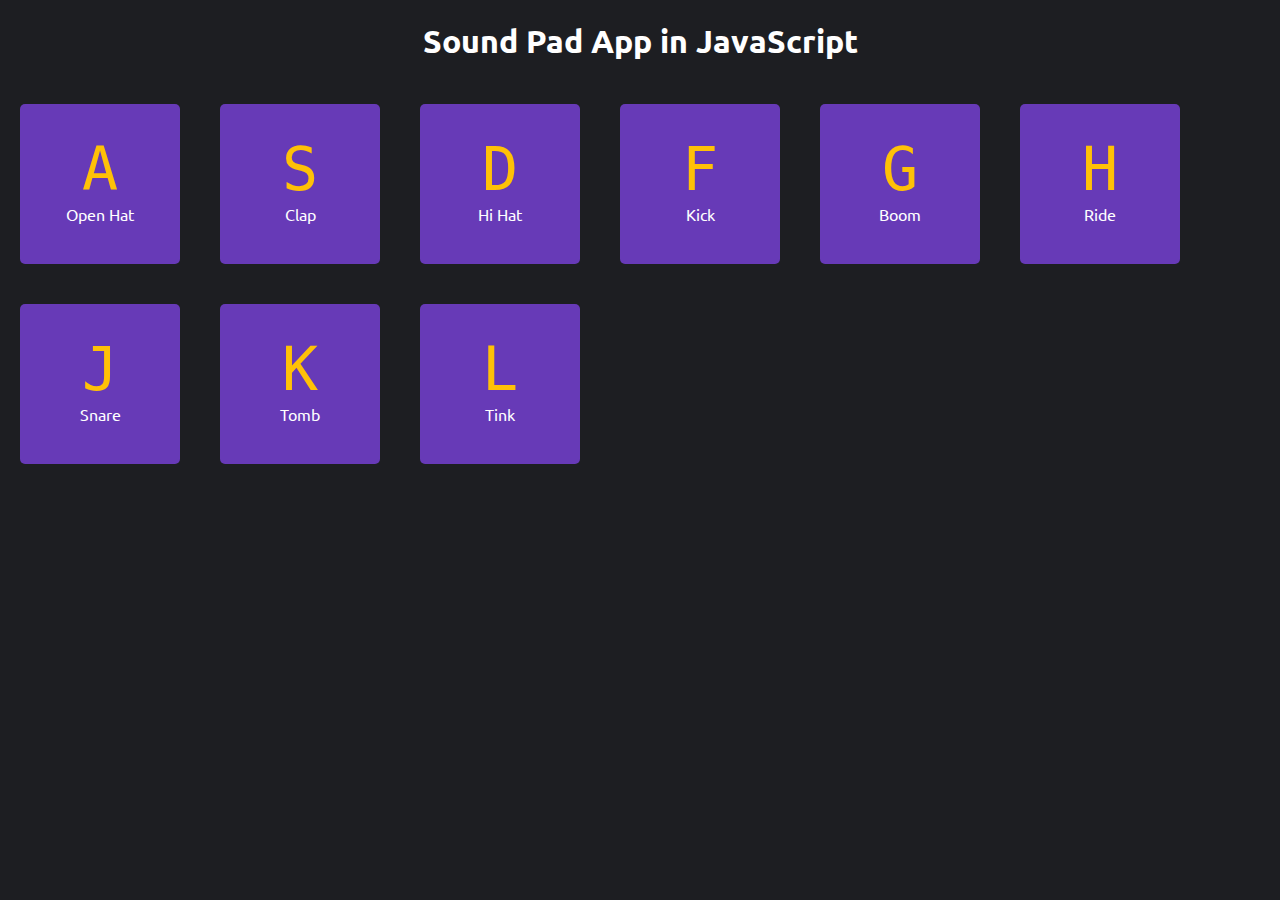
<file: index.html>
<!DOCTYPE html>
<html lang="en">
<head>
  <meta charset="UTF-8">
  <meta http-equiv="X-UA-Compatible" content="IE=edge">
  <meta name="viewport" content="width=device-width, initial-scale=1.0">
  <link rel="stylesheet" href="style.css">
  <title>Sound Pad App</title>
</head>
<body>
  <h1>Sound Pad App in JavaScript</h1>

  <div class="keys"></div>

  <div data-key="65" class="key"><kbd>A</kbd><span class="sound">Open Hat</span></div>
  <div data-key="83" class="key"><kbd>S</kbd><span class="sound">Clap</span></div>
  <div data-key="68" class="key"><kbd>D</kbd><span class="sound">Hi Hat</span></div>
  <div data-key="70" class="key"><kbd>F</kbd><span class="sound">Kick</span></div>
  <div data-key="71" class="key"><kbd>G</kbd><span class="sound">Boom</span></div>
  <div data-key="72" class="key"><kbd>H</kbd><span class="sound">Ride</span></div>
  <div data-key="74" class="key"><kbd>J</kbd><span class="sound">Snare</span></div>
  <div data-key="75" class="key"><kbd>K</kbd><span class="sound">Tomb</span></div>
  <div data-key="76" class="key"><kbd>L</kbd><span class="sound">Tink</span></div>
  
  
  <audio src="https://s3-us-west-2.amazonaws.com/s.cdpn.io/67723/clap.wav" data-key="83"></audio>
  <audio src="https://s3-us-west-2.amazonaws.com/s.cdpn.io/67723/hihat.wav" data-key="68"></audio>
  <audio src="https://s3-us-west-2.amazonaws.com/s.cdpn.io/67723/kick.wav" data-key="70"></audio>
  <audio src="https://s3-us-west-2.amazonaws.com/s.cdpn.io/67723/openhat.wav" data-key="65"></audio>
  <audio src="https://s3-us-west-2.amazonaws.com/s.cdpn.io/67723/boom.wav" data-key="71"></audio>
  <audio src="https://s3-us-west-2.amazonaws.com/s.cdpn.io/67723/ride.wav" data-key="72"></audio>
  <audio src="https://s3-us-west-2.amazonaws.com/s.cdpn.io/67723/snare.wav" data-key="74"></audio>
  <audio src="https://s3-us-west-2.amazonaws.com/s.cdpn.io/67723/tom.wav" data-key="75"></audio>
  <audio src="https://s3-us-west-2.amazonaws.com/s.cdpn.io/67723/tink.wav" data-key="76"></audio>
  
  
  
  
  <script src="./index.js"></script>
</body>
</html>
</file>
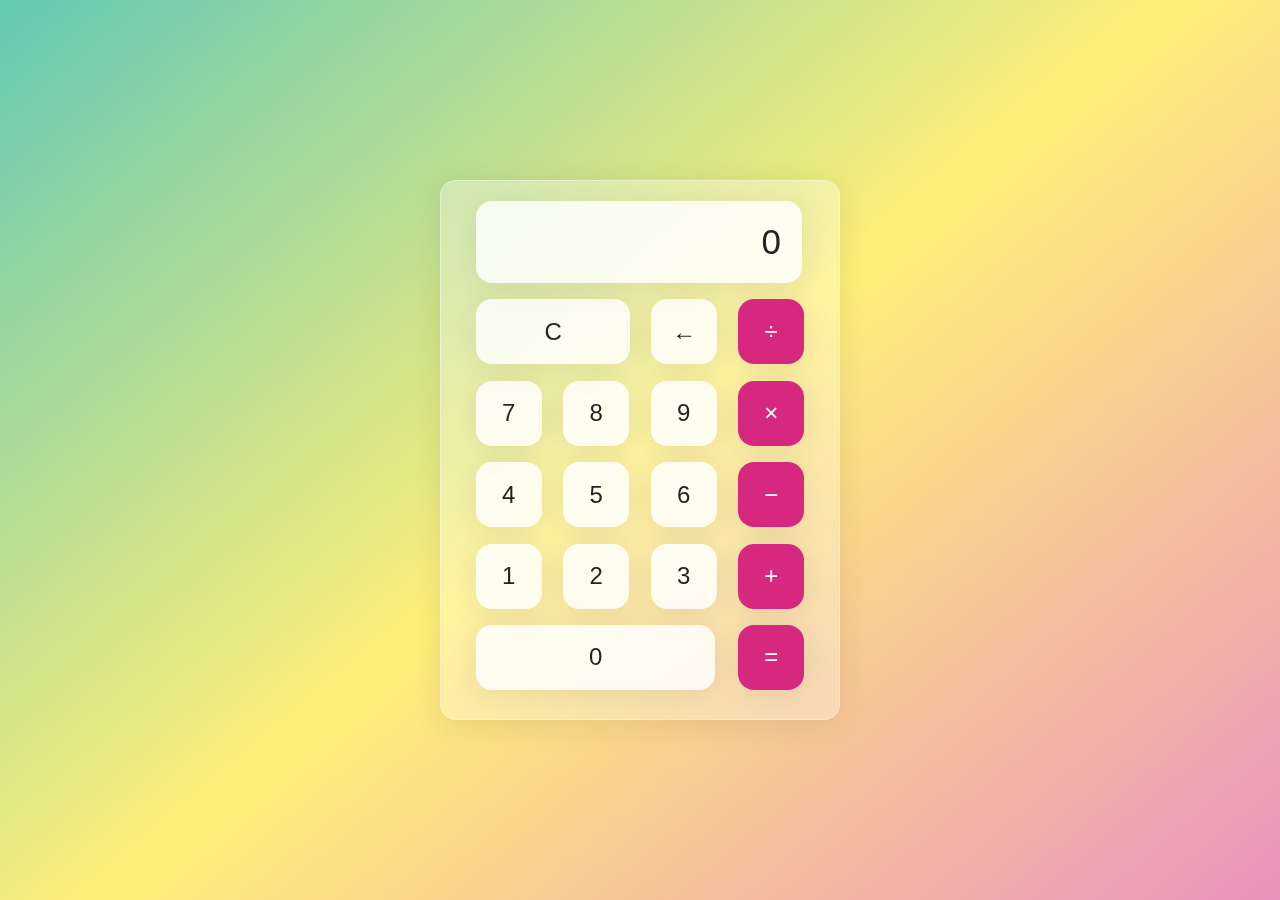
<file: Calculator/index.html>
<!DOCTYPE html>
<html lang="en">
<head>
  <meta charset="UTF-8">
  <meta http-equiv="X-UA-Compatible" content="IE=edge">
  <meta name="viewport" content="width=device-width , initial-scale=1.0">
  <link rel="stylesheet" href="style.css">
  <title>Calculator</title>
</head>
<body>
  <div class="wrapper">
    <section class="screen">
      0
    </section>
    
    <section class="calc-buttons">
      <div class="calc-button-row">
        <button class="calc-button double">
          C
        </button>
        <button class="calc-button">
          &larr;
        </button>
        <button class="calc-button">
          &divide;
        </button>
      </div>
      <div class="calc-button-row">
        <button class="calc-button">
          7
        </button>
        <button class="calc-button">
          8
        </button>
        <button class="calc-button">
          9
        </button>
        <button class="calc-button">
          &times;
        </button>
      </div>
      <div class="calc-button-row">
        <button class="calc-button">
          4
        </button>
        <button class="calc-button">
          5
        </button>
        <button class="calc-button">
          6
        </button>
        <button class="calc-button">
          &minus;
        </button>
      </div>
      <div class="calc-button-row">
        <button class="calc-button">
          1
        </button>
        <button class="calc-button">
          2
        </button>
        <button class="calc-button">
          3
        </button>
        <button class="calc-button">
          &plus;
        </button>
      </div>
      <div class="calc-button-row">
        <button class="calc-button triple">
          0
        </button>
        <button class="calc-button">
          &equals;
        </button>
      </div>
    </section>
  </div>
  <script src="index.js"></script>
</body>
</html>
</file>
<file: style.css>
@import url("https://fonts.googleapis.com/css?family=Ubuntu");

body{
  font-family: "Ubuntu";
  margin: 0;
  text-align: center;
  color: #fff;
  background-color: #1d1e22;
}

.keys{
  margin: 0 auto;
  max-width: 600px;
  overflow: hidden;
  cursor: pointer;
}

.key{
  width: 160px;
  height: 160px;
  float: left;
  transition: all 0.07;
  border-radius: 5px;
  background-color: #673ab7;
  margin: 20px;
}

kbd{
  display: block;
  padding-top: 30px;
  font-size: 60px;
  color: #ffc107;
}

.playing{
  box-shadow: 0 0 30px 0 rgba(255, 255, 255, 0.3);
}
</file>
<file: Calculator/style.css>
html{
  box-sizing: border-box;
  height: 100%;
}

*,
*::before,
*::after{
  box-sizing: inherit;
  margin: 0;
  padding: 0;
}

body{
  align-items: center;
  background: linear-gradient(320deg, #eb92be, #ffef78, #63c9b4);
  display: flex;
  font-family: 'Dosis', sans-serif;
  font-display: swap;
  height: inherit;
  justify-content: center;
}

.wrapper{
  backdrop-filter: blur(5.5px);
  -webkit-backdrop-filter: blur(5.5px);
  border-radius: 16px;
  box-shadow: 0 4px 30px rgba(35, 35, 35, 0.1);
  color: #232323;
  backdrop-filter: blur(4px);
  -webkit-backdrop-filter: blur(4px);
  background: rgba(255, 255, 255, 0.30);
  border: 1px solid rgba(255, 255, 255, 0.34);
  flex-basis: 400px;
  height: 540px;
  padding: 20px 35px;
}

.screen{
  backdrop-filter: blur(5.5px);
  -webkit-backdrop-filter: blur(5.5px);
  background: rgba(255, 255, 255, 0.75);
  border: 1px solid rgba(255, 255, 255, 0.01);
  border-radius: 16px;
  box-shadow: 0 4px 30px rgba(35, 35, 35, 0.1);
  color: #232323;
  font-size: 35px;
  overflow: auto;
  padding: 20px;
  text-align: right;
  width: 326px;
}

.calc-button-row{
  display: flex;
  justify-content: space-between;
  margin: 5% 0;
}

.calc-button{
  backdrop-filter: blur(5.5px);
  -webkit-backdrop-filter: blur(5.5px);
  background: rgba(255, 255, 255, 0.75);
  border: 1px solid rgba(255, 255, 255, 0.01);
  border-radius: 16px;
  box-shadow: 0 4px 30px rgba(35, 35, 35, 0.1);
  color: #232323;
  flex-basis: 20%;
  font-size: 24px;
  height: 65px;
}

.calc-button:last-child{
  backdrop-filter: blur(5.5px);
  -webkit-backdrop-filter: blur(5.5px);
  background: rgba(255, 255, 255, 0.75);
  border: 1px solid rgba(255, 255, 255, 0.01);
  border-radius: 16px;
  box-shadow: 0 4px 30px rgba(35, 35, 35, 0.1);
  color: #fff;
  background: #d72880;
}

.calc-button:last-child:hover{
  background-color: inherit;
  color: inherit;
}

.calc-button:hover{
  background-color: inherit;
}

.calc-button:active{
  background-color: #ffef78;
}

.double{
  flex-basis: 47%;
}

.triple{
  flex-basis: 73%;
}
</file>
